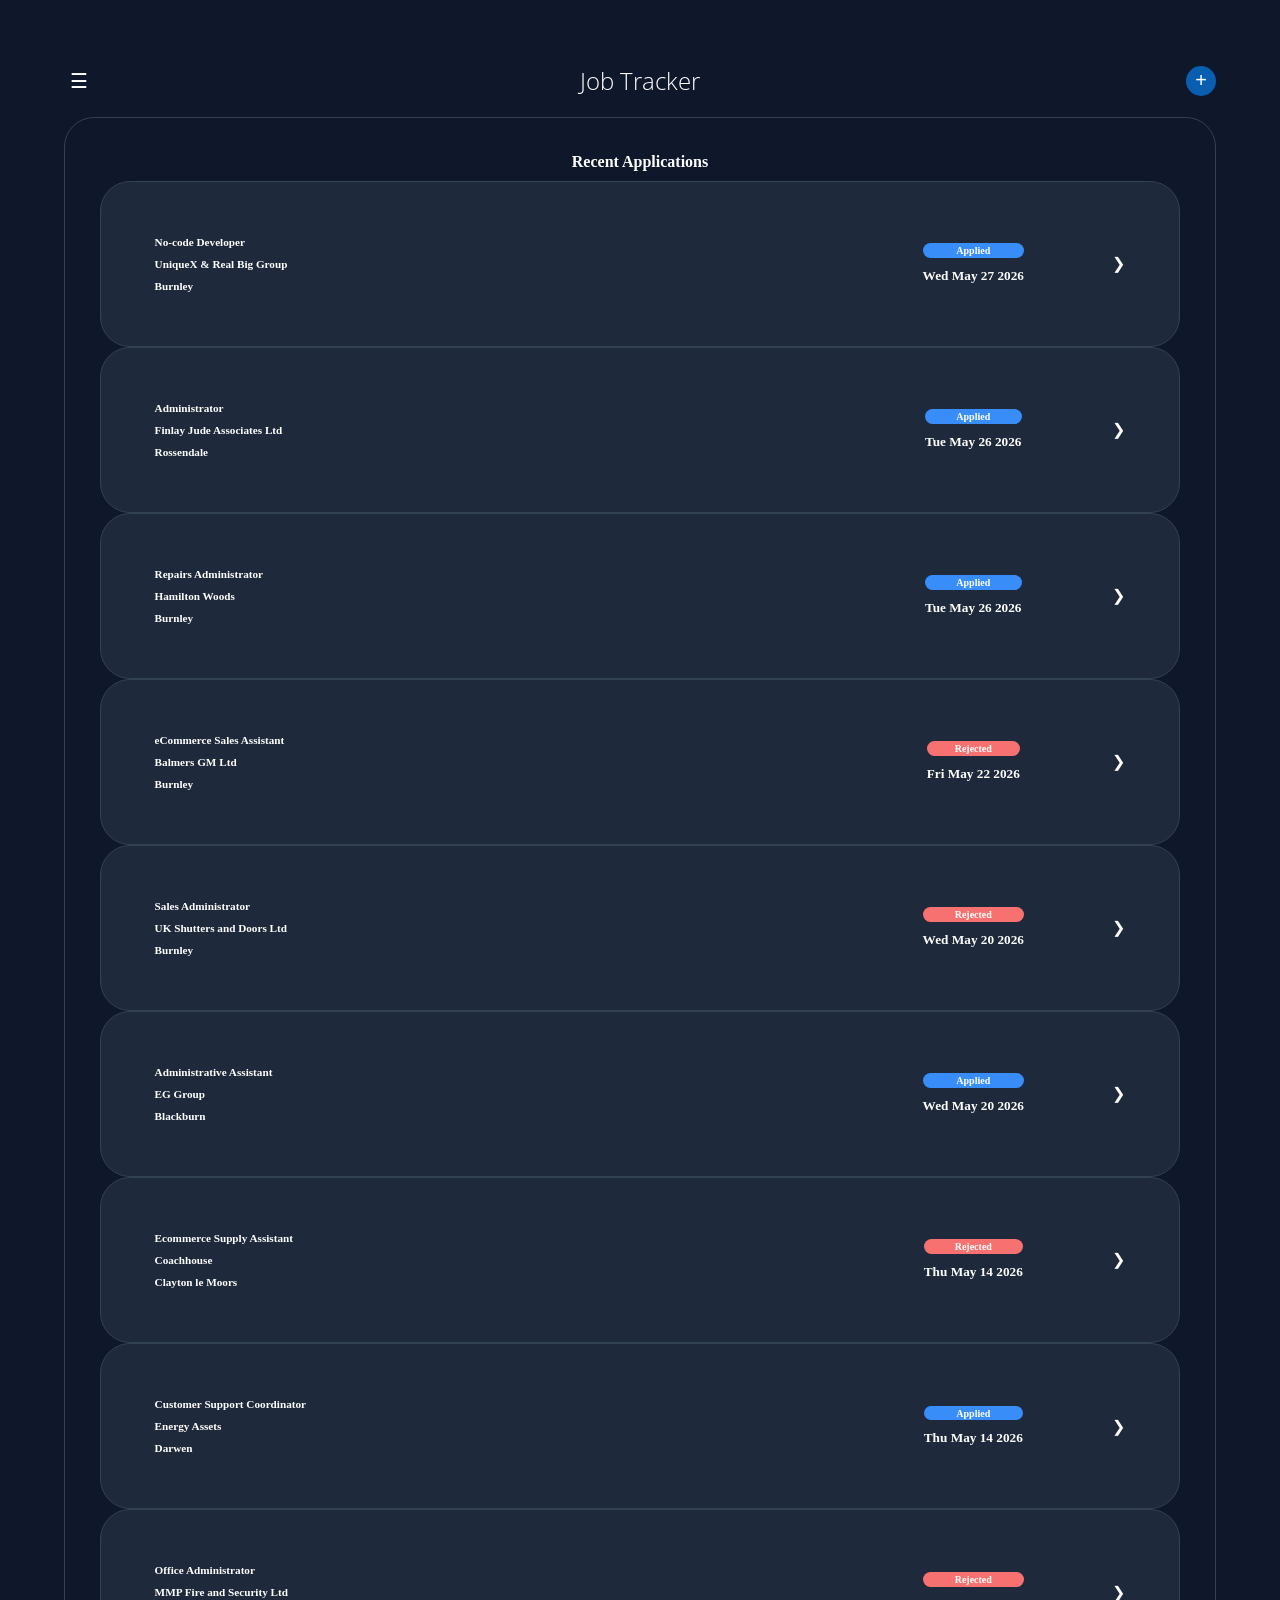
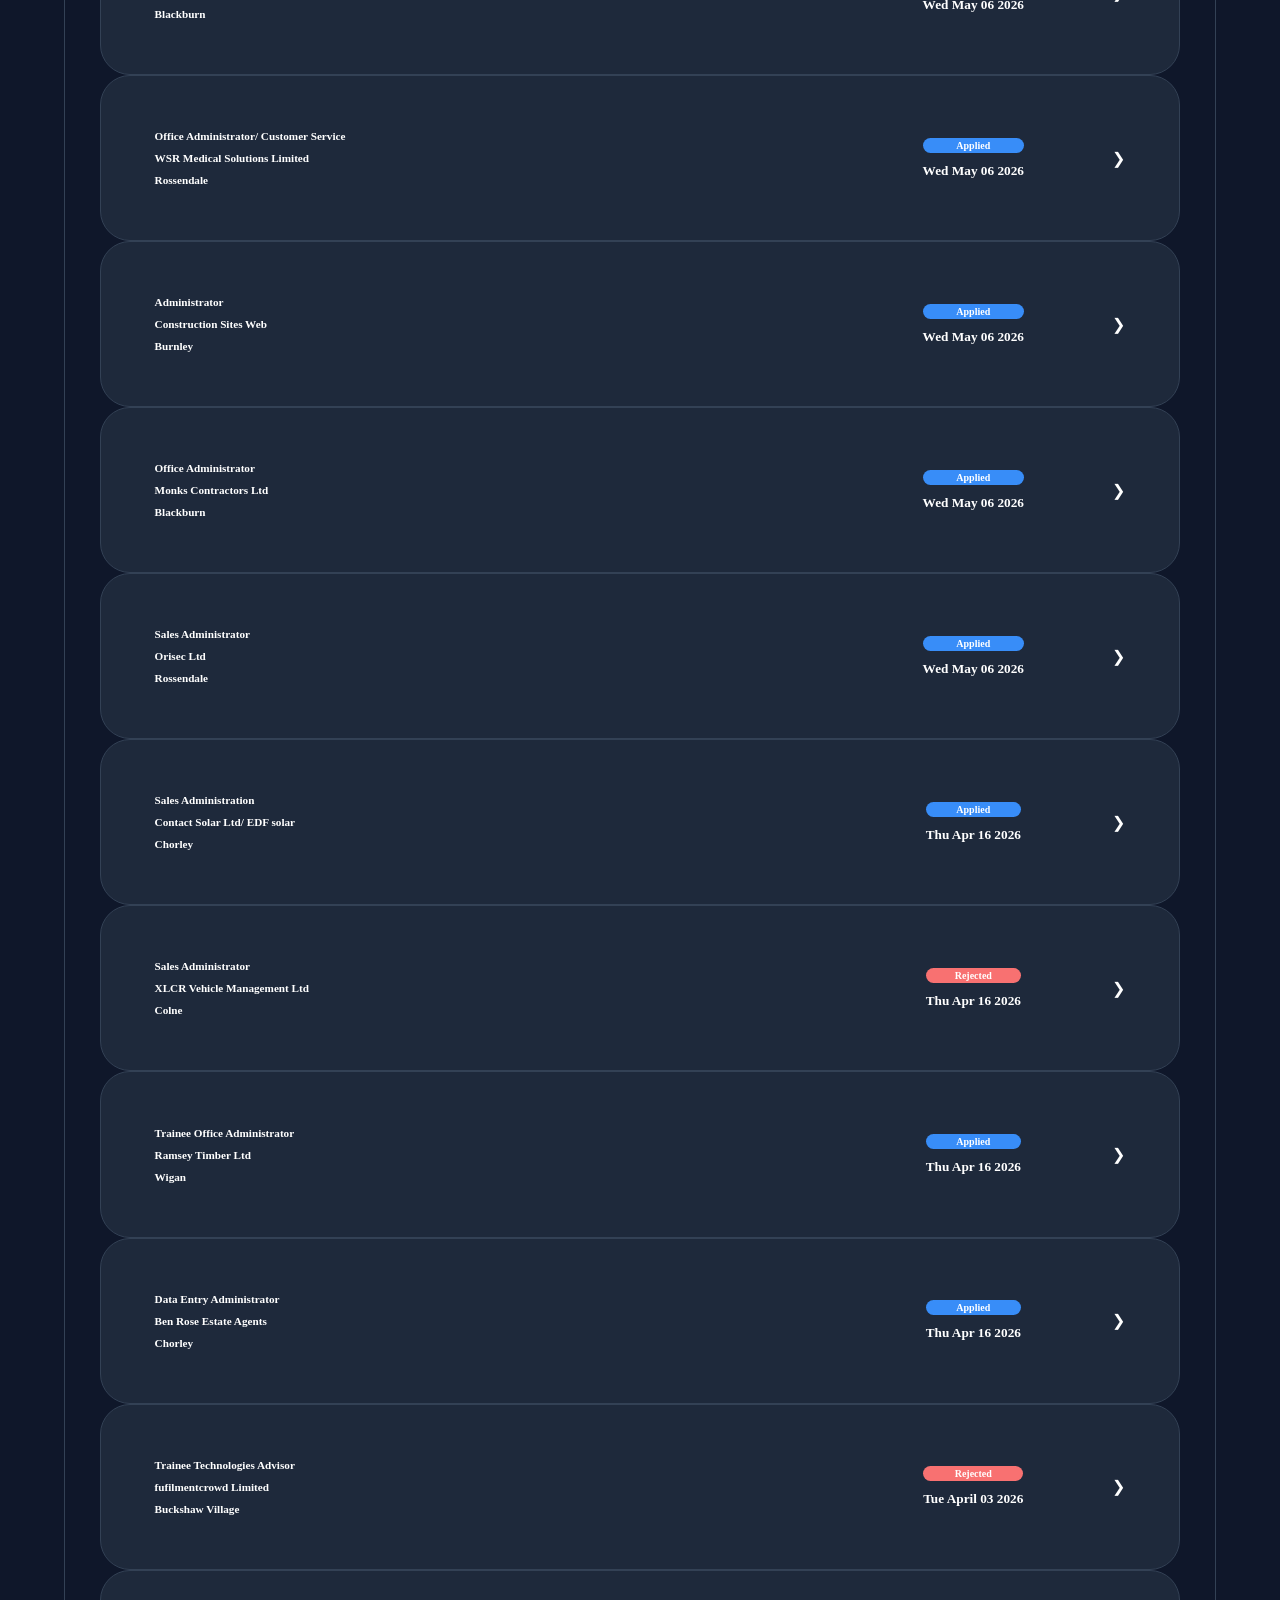
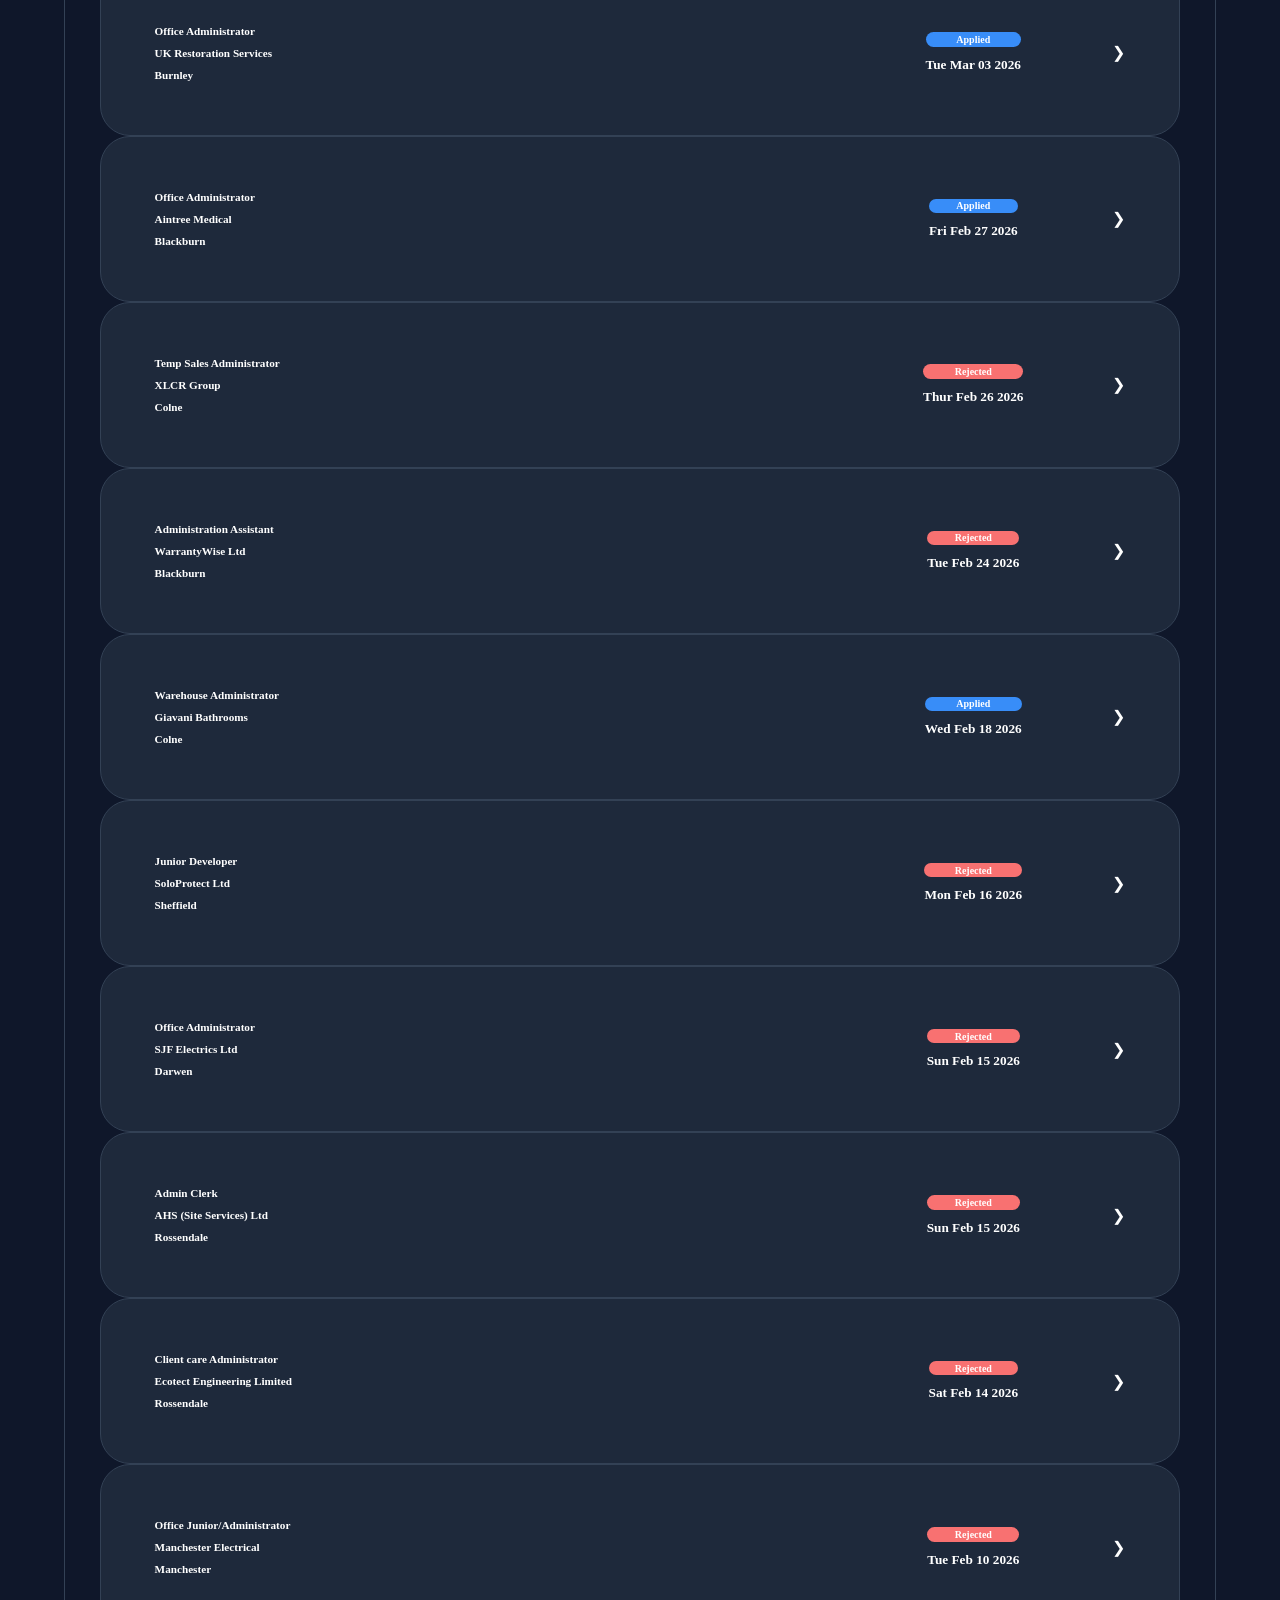
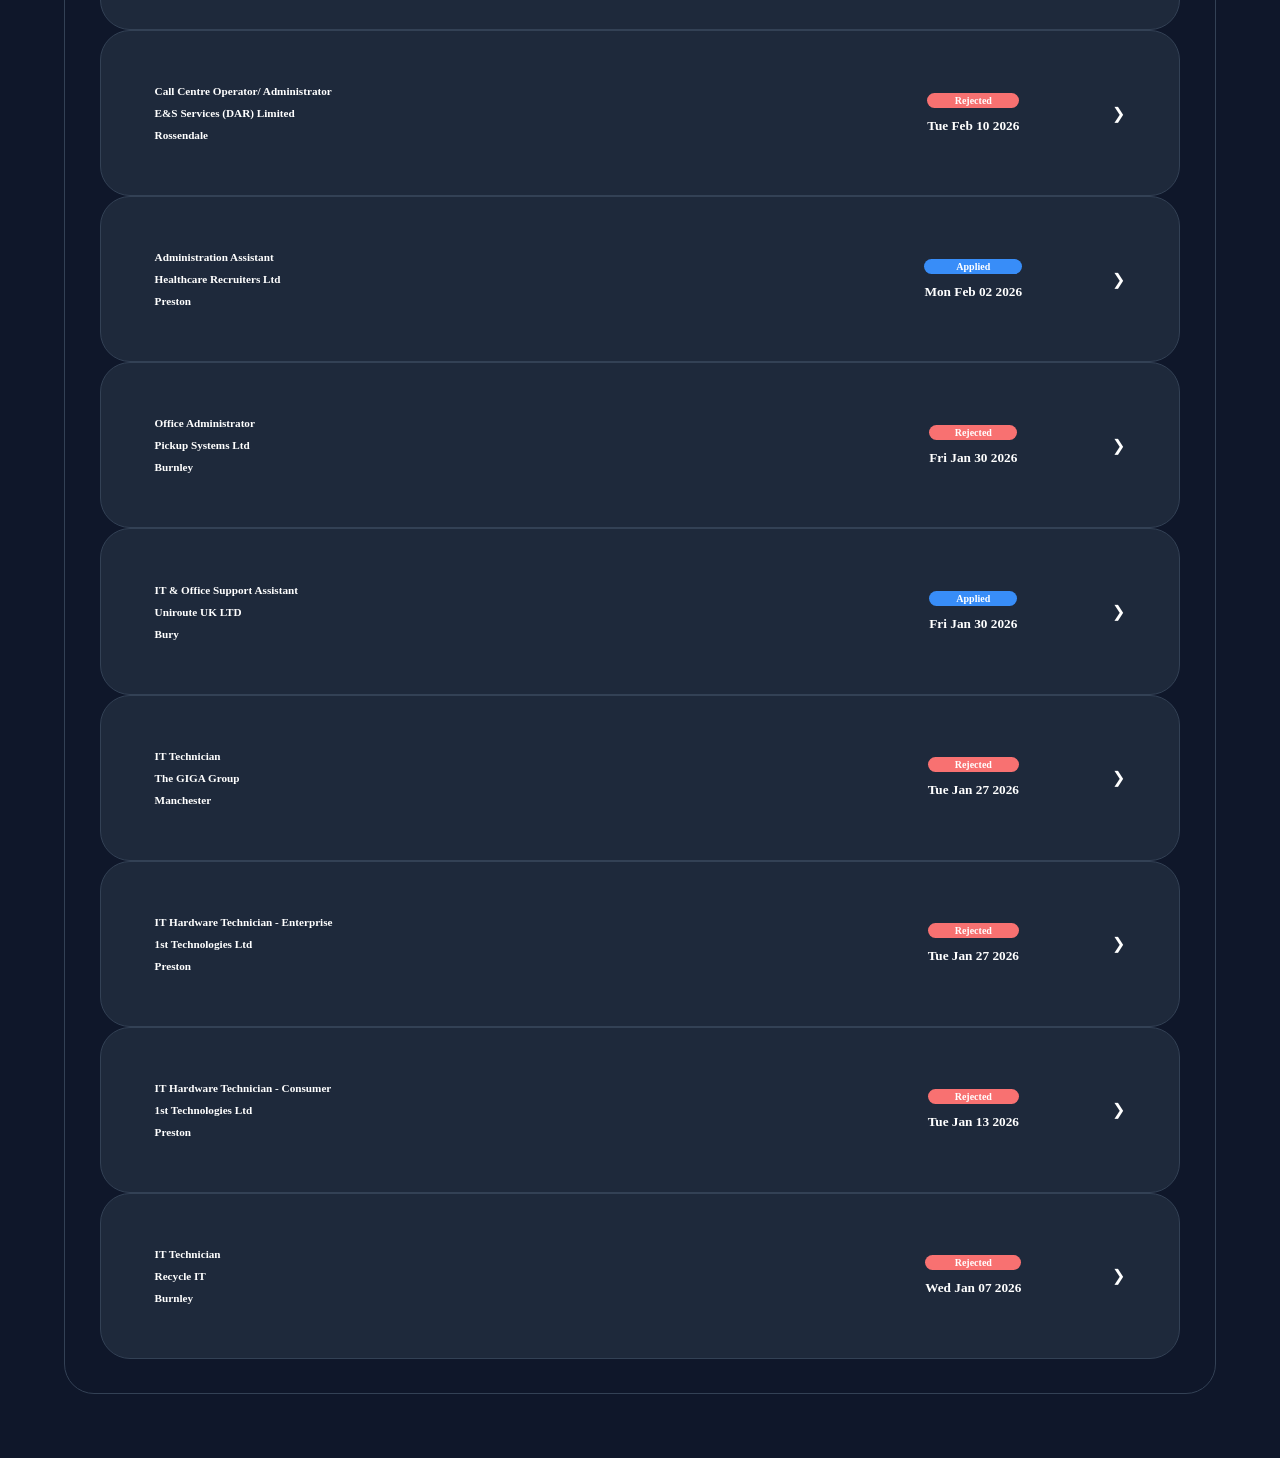
<file: job-display.html>
<!DOCTYPE html>
<html lang="en">
<head>
    <meta charset="UTF-8">
    <meta name="viewport" content="width=device-width, initial-scale=1.0">
    <title>Job Tracker</title>
    <link rel="stylesheet" href="style.css">
    <link rel="preconnect" href="https://fonts.googleapis.com">
    <link rel="preconnect" href="https://fonts.gstatic.com" crossorigin>
    <link href="https://fonts.googleapis.com/css2?family=Open+Sans:ital,wght@0,300..800;1,300..800&display=swap" rel="stylesheet">
    <link rel="stylesheet" href="https://cdn.jsdelivr.net/npm/bootstrap-icons@1.11.3/font/bootstrap-icons.css">
</head>
<body>
    <main>
        <nav>
            <button id="burger-button">☰</button>
            <h1 class="heading-fancy"><a href="index.html">Job Tracker</a></h1>
            <button id="add-button">+</button>
        </nav>
        <section id="recent-applications">
            <h3 style="margin-bottom: 10px;">Recent Applications</h3>
        </section>
    </main>
    <div id="new-job">
        <h2 class="heading-fancy">Update application</h2>
        <form>
            <label for="job-title">Enter Job Title</label>
            <input type="text" id="job-title" placeholder="Job Title" required autocomplete="off">
            <label for="job-title">Enter Company Name</label>
            <input type="text" id="company-name" placeholder="Enter Company Name" required autocomplete="off">
            <label for="job-title">Enter Job Status</label>
            <input type="text" id="status" placeholder="Applied, Interviewing, Offer or Rejected" required autocomplete="off">
            <label for="job-title">Enter Job Location</label>
            <input type="text" id="location" placeholder="Job Location" required autocomplete="off">
            <button type="submit" id="submit-button">Submit</button>
            <button type="button" id="cancel-button">Cancel</button>
            <button type="submit" id="delete-button">DELETE</button>
        </form>
    </div>
    <script src="https://ajax.googleapis.com/ajax/libs/jquery/3.7.1/jquery.min.js"></script>
    <script src="scripts/full-job-collection.js"></script>
</body>
</html>
</file>
<file: style.css>
html, body{
    padding: 0;
    margin: 0;
    background-color: #0F172A;
    display: flex;
    flex-direction: column;
    gap: 10px;
    color: white;
}

body{
    padding: 5%;
}

main{
    position: relative;
}

h1 {
    font-size: 1.5rem;
}

h3{
    font-size: 1em;
}

h4{
    font-size: .7em;
}

h1, h2, h3, h4, h5{
    margin: 0;
}

nav{
    display: flex;
    flex-direction: row;
    justify-content: space-between;
    align-items: center;
    color: white;
}

a{
    text-decoration: none;
    color: inherit;
}

form{
    display: flex;
    align-items: center;
    flex-direction: column;
    gap: 15px;
    width: 85%;
}

input{
    width: 100%;
    height: 10%;
    border-radius: 30px;
    padding: 7px;
    box-shadow: 0 4px 10px black;
}

#burger-button,
#add-button {
    width: 30px;
    height: 30px;
}

#add-button{
    border-radius: 50%;
    background-color: #0A5EB0;
    border: none;
    font-size: 20px;
    color: white;
}

#burger-button{
    color: white;
    background-color: #0F172A;
    border: none;
    font-size: 20px;
}

#dashboard{
    display: grid;
    grid-template-columns: 1fr 1fr;
    gap: 10px;
}

#dashboard div{
    display: flex;
    flex-direction: column;
    align-items: center;
    width: 100%;
    height: 100%;
    border-radius: 30px;
    background-color: #1E293B;
    border: 1px solid #334155;
    padding: 10px;
    box-sizing: border-box;
}

.dashboard-icons{
    text-align: center;
    border-radius: 50%;
    width: 80px;
    height: 80px;
    text-align: center;
    font-size: 55px;
}

#application{
    color: #388DF8;
    background-color: #1e2650;
}

#interview{
    color: #FBBF24;
    background-color: #6b4f08;
}

#offers{
    color: #4ADE80;
    background-color: #1d3f26;
}

#rejected{
    color: #F87171;
    background-color: #351111;
}

#new-job{
    position: absolute;
    top: 100px;
    left: 40px;
    width: 80%;
    height: 80%;
    align-items: center;
    display: none;
    flex-direction: column;
    border-radius: 30px;
    background-color: #1E293B;
    border: 1px solid #334155;
    padding: 15px;
    box-sizing: border-box;
}

#new-job h2{
    margin-bottom: 20px;
}

#submit-button, #cancel-button, #delete-button{
    display: flex;
    align-items: center;
    justify-content: center;
    border-radius: 30px;
    width: 35%;
    height: 15%;
    padding: 10px;
    text-align: center;
    background-color: #1E293B;
    color: white;
}

#submit-button{
    border: 2px solid #4ADE80;
}

#cancel-button, #delete-button{
    border: 2px solid #F87171;
}

#delete-button{
    margin-top: 100px;
    font-size: 2em;
    width: 60%;
}

#submit-button:active{
    background-color: #4ADE80;
}

#cancel-button:active, #delete-button:active{
    background-color: #F87171;
}

.heading{
    font-size: 1em;
}

.heading-fancy{
  font-family: "Open Sans", sans-serif;
  font-optical-sizing: auto;
  font-weight: 300;
  font-style: light;
  font-variation-settings:
    "wdth" 100;
}

.div-styles{
    background-color: #1E293B;
    border-radius: 30px;
    padding: 2%;
    box-sizing: border-box;
    border: 1px solid #334155;
}

.application-display{
    width: 100%;
    height: 33%;
    display: flex;
    flex-direction: row;
    justify-content: space-between;
    padding: 5%;
    align-items: center;
}

.application-display div{
    display: flex;
    flex-direction: column;
    gap: 10px;
}

.status{
    border-radius: 30px;
    font-size: 10px;
    box-sizing: border-box;
    text-align: center;
    padding: 2% 0;
}

#pie-chart-div{
    position: relative;
    display: flex;
    flex-direction: column;
    align-items: center;
    width: 100%;
    height: 200px;
    position: relative;
}

#total-display{
    text-align: center;
    position: absolute;
    top: 103px;
    right: 215px;
}

#recent-applications{
    display: flex;
    flex-direction: column;
    align-items: center;
    width: 100%;
    margin-top: 20px;
    background-color: #0F172A;
    border: 1px solid #334155;
    border-radius: 30px;
    padding: 3%;
    box-sizing: border-box;
}

#application-section-heading{
    display: flex;
    flex-direction: row;
    justify-content: space-between;
    width: 100%;
    padding: 0 5%;
    box-sizing: border-box;
    margin-bottom: 4%;
}

#view-all{
    background-color: #0F172A;
    border: none;
    color: #388DF8;
}
</file>
